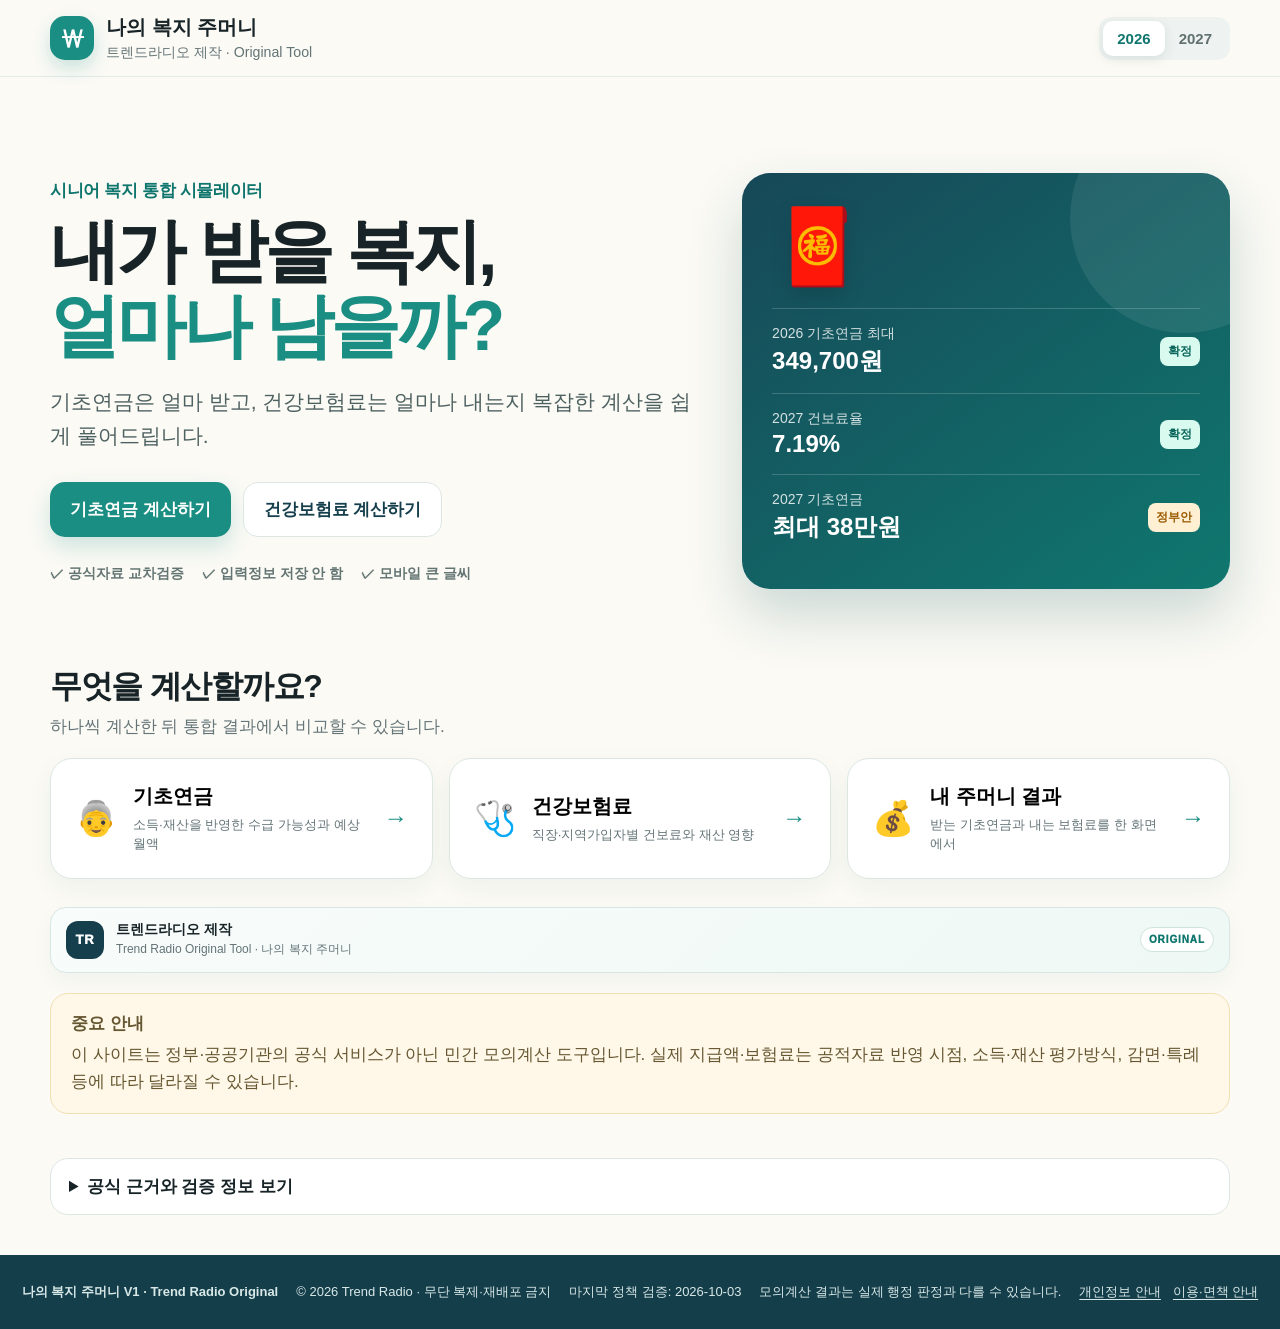
<file: index.html>
<!doctype html>
<html lang="ko">
<head>
  <meta charset="utf-8" />
  <meta name="viewport" content="width=device-width,initial-scale=1" />
  <meta name="description" content="나의 복지 주머니 — 2026·2027 기초연금과 건강보험료를 한 번에 계산하는 시니어 복지 모의계산기" />
  <meta name="author" content="Trend Radio" />
  <meta name="robots" content="index,follow" />
  <meta name="theme-color" content="#1a8e82" />
  <meta property="og:locale" content="ko_KR" />
  <meta property="og:type" content="website" />
  <meta property="og:title" content="나의 복지 주머니" />
  <meta property="og:description" content="2026·2027 기초연금과 건강보험료를 한 번에 계산해보세요." />
  <meta name="twitter:card" content="summary" />
  <meta name="twitter:title" content="나의 복지 주머니" />
  <meta name="twitter:description" content="2026·2027 기초연금과 건강보험료를 한 번에 계산해보세요." />
  <title>나의 복지 주머니 | 기초연금·건강보험료 계산기</title>
  <link rel="icon" href="./favicon.svg" type="image/svg+xml" />
  <link rel="manifest" href="./site.webmanifest" />
  <link rel="stylesheet" href="./styles.css" />
</head>
<body>
  <header class="topbar">
    <div class="brand" data-go="home" role="button" tabindex="0">
      <span class="brand-mark">₩</span>
      <div><strong>나의 복지 주머니</strong><small>트렌드라디오 제작 · Original Tool</small></div>
    </div>
    <div class="year-switch" aria-label="기준 연도">
      <button class="year-btn active" data-year="2026">2026</button>
      <button class="year-btn" data-year="2027">2027</button>
    </div>
  </header>

  <main class="shell">
    <section id="home" class="page active">
      <div class="hero">
        <div class="hero-copy">
          <span class="eyebrow">시니어 복지 통합 시뮬레이터</span>
          <h1>내가 받을 복지,<br><em>얼마나 남을까?</em></h1>
          <p>기초연금은 얼마 받고, 건강보험료는 얼마나 내는지 복잡한 계산을 쉽게 풀어드립니다.</p>
          <div class="hero-actions">
            <button class="primary" data-go="pension">기초연금 계산하기</button>
            <button class="secondary" data-go="health">건강보험료 계산하기</button>
          </div>
          <div class="trust-row">
            <span>✓ 공식자료 교차검증</span><span>✓ 입력정보 저장 안 함</span><span>✓ 모바일 큰 글씨</span>
          </div>
        </div>
        <div class="hero-card">
          <div class="pocket-visual">🧧</div>
          <div class="mini-stat"><span>2026 기초연금 최대</span><strong>349,700원</strong><b class="badge confirmed">확정</b></div>
          <div class="mini-stat"><span>2027 건보료율</span><strong>7.19%</strong><b class="badge confirmed">확정</b></div>
          <div class="mini-stat"><span>2027 기초연금</span><strong>최대 38만원</strong><b class="badge proposal">정부안</b></div>
        </div>
      </div>

      <div class="section-title"><h2>무엇을 계산할까요?</h2><p>하나씩 계산한 뒤 통합 결과에서 비교할 수 있습니다.</p></div>
      <div class="card-grid">
        <button class="service-card" data-go="pension">
          <span class="icon">👵</span><div><h3>기초연금</h3><p>소득·재산을 반영한 수급 가능성과 예상 월액</p></div><span class="arrow">→</span>
        </button>
        <button class="service-card" data-go="health">
          <span class="icon">🩺</span><div><h3>건강보험료</h3><p>직장·지역가입자별 건보료와 재산 영향</p></div><span class="arrow">→</span>
        </button>
        <button class="service-card" data-go="summary">
          <span class="icon">💰</span><div><h3>내 주머니 결과</h3><p>받는 기초연금과 내는 보험료를 한 화면에서</p></div><span class="arrow">→</span>
        </button>
      </div>

      <div class="creator-strip" aria-label="제작자 안내">
        <span class="creator-monogram" aria-hidden="true">TR</span>
        <div><strong>트렌드라디오 제작</strong><small>Trend Radio Original Tool · 나의 복지 주머니</small></div>
        <span class="creator-badge">ORIGINAL</span>
      </div>

      <div class="notice-box"><strong>중요 안내</strong><p>이 사이트는 정부·공공기관의 공식 서비스가 아닌 민간 모의계산 도구입니다. 실제 지급액·보험료는 공적자료 반영 시점, 소득·재산 평가방식, 감면·특례 등에 따라 달라질 수 있습니다.</p></div>
    </section>

    <section id="pension" class="page">
      <div class="page-head"><button class="back" data-go="home">← 홈</button><div><span class="eyebrow">기초연금 계산기</span><h1>나는 기초연금 얼마 받을까?</h1></div></div>
      <div id="pension-status" class="status-banner" aria-live="polite"></div>
      <div class="calc-layout">
        <form id="pension-form" class="form-card">
          <div class="form-section">
            <h3>1. 기본 정보</h3>
            <div class="fields two">
              <label>만 나이<input name="age" type="number" value="70" min="0" inputmode="numeric"><small>2026년 기준 만 65세 이상</small></label>
              <label>가구 형태<select name="household"><option value="single">단독가구</option><option value="couple">부부가구</option></select></label>
              <label>거주 지역<select name="region"><option value="metro">대도시·특례시</option><option value="city">중소도시</option><option value="rural">농어촌</option></select></label>
              <label class="check"><input name="excludedOccupationalPension" type="checkbox"> 직역연금 원칙적 제외대상에 해당</label>
              <label class="check couple-only"><input name="bothReceive" type="checkbox"> 부부 모두 기초연금 수급 가정</label>
            </div>
          </div>

          <div id="preview-2027-band" class="form-section hidden">
            <h3>2027 정부안 소득 구간</h3>
            <p class="helper">2027년 구간 판정용 최종 기준값은 아직 확정 고시 전이라 직접 선택하는 미리보기 방식입니다.</p>
            <div class="segmented band-picker">
              <label><input type="radio" name="band2027" value="lower30" checked><span>하위 30%<b>38만원</b></span></label>
              <label><input type="radio" name="band2027" value="lower30to45"><span>30~45%<b>35.9만원</b></span></label>
              <label><input type="radio" name="band2027" value="lower45to70"><span>45~70%<b>35만원</b></span></label>
            </div>
          </div>

          <div id="pension-2026-fields">
            <div class="form-section">
              <h3>2. 월 소득</h3>
              <div class="fields two">
                <label>본인 상시근로소득 <div class="money"><input name="workSelf" type="number" value="0"><span>원/월</span></div><small>116만원 공제 후 70% 반영</small></label>
                <label class="couple-only">배우자 상시근로소득 <div class="money"><input name="workSpouse" type="number" value="0"><span>원/월</span></div></label>
                <label>본인 국민연금 <div class="money"><input name="publicPensionSelf" type="number" value="0"><span>원/월</span></div></label>
                <label class="couple-only">배우자 국민연금 <div class="money"><input name="publicPensionSpouse" type="number" value="0"><span>원/월</span></div></label>
                <label>사업·임대소득 <div class="money"><input name="businessMonthly" type="number" value="0"><span>원/월</span></div></label>
                <label>사적연금 등 <div class="money"><input name="privatePensionMonthly" type="number" value="0"><span>원/월</span></div></label>
                <label>이자·배당소득 <div class="money"><input name="interestMonthly" type="number" value="0"><span>원/월</span></div><small>이자소득 월 4만원 공제 반영</small></label>
                <label>기타 월소득 <div class="money"><input name="otherMonthly" type="number" value="0"><span>원/월</span></div></label>
              </div>
            </div>

            <div class="form-section">
              <h3>3. 재산</h3>
              <div class="fields two">
                <label>일반재산 평가액 <div class="money"><input name="generalProperty" type="number" value="0"><span>원</span></div><small>주택·토지·임차보증금 등 공적 평가액 기준</small></label>
                <label>금융재산 <div class="money"><input name="financialProperty" type="number" value="0"><span>원</span></div><small>예금·주식·보험 등, 2천만원 공제</small></label>
                <label>인정 부채 <div class="money"><input name="debt" type="number" value="0"><span>원</span></div></label>
                <label>고급자동차·회원권 가액 <div class="money"><input name="luxuryProperty" type="number" value="0"><span>원</span></div><small>해당 시 월 100% 환산되는 항목</small></label>
              </div>
            </div>

            <details class="advanced">
              <summary>국민연금 연계감액 정밀 입력</summary>
              <p>A급여액은 국민연금공단에서 조회할 수 있습니다. 모르면 0원으로 두세요.</p>
              <div class="fields two">
                <label>본인 A급여액 <div class="money"><input name="aBenefitSelf" type="number" value="0"><span>원</span></div></label>
                <label class="couple-only">배우자 A급여액 <div class="money"><input name="aBenefitSpouse" type="number" value="0"><span>원</span></div></label>
              </div>
            </details>
          </div>

          <button type="submit" class="primary wide">기초연금 계산하기</button>
        </form>
        <aside id="pension-result" class="result-card placeholder" aria-live="polite"><div class="result-empty"><span>🧮</span><strong>값을 입력하고 계산해보세요</strong><p>결과와 계산 근거를 한눈에 보여드립니다.</p></div></aside>
      </div>
    </section>

    <section id="health" class="page">
      <div class="page-head"><button class="back" data-go="home">← 홈</button><div><span class="eyebrow">건강보험료 계산기</span><h1>나는 매달 얼마 낼까?</h1></div></div>
      <div id="health-status" class="status-banner" aria-live="polite"></div>
      <div class="calc-layout">
        <form id="health-form" class="form-card">
          <div class="form-section"><h3>1. 가입자 유형</h3><div class="segmented"><label><input type="radio" name="insuranceType" value="regional" checked><span>지역가입자</span></label><label><input type="radio" name="insuranceType" value="employee"><span>직장가입자</span></label></div></div>

          <div id="regional-fields">
            <div class="form-section"><h3>2. 연간 소득</h3><p class="helper">이자·배당·사업·기타는 100%, 근로·연금소득은 50% 평가합니다.</p><div class="fields two">
              <label>이자소득 <div class="money"><input name="rInterestAnnual" type="number" value="0"><span>원/년</span></div></label>
              <label>배당소득 <div class="money"><input name="rDividendAnnual" type="number" value="0"><span>원/년</span></div></label>
              <label>사업·임대소득 <div class="money"><input name="rBusinessAnnual" type="number" value="0"><span>원/년</span></div></label>
              <label>기타소득 <div class="money"><input name="rOtherAnnual" type="number" value="0"><span>원/년</span></div></label>
              <label>근로소득 <div class="money"><input name="rWageAnnual" type="number" value="0"><span>원/년</span></div></label>
              <label>공적연금소득 <div class="money"><input name="rPensionAnnual" type="number" value="0"><span>원/년</span></div></label>
            </div></div>
            <div class="form-section"><h3>3. 재산</h3><p class="helper">아파트 시세가 아니라 <strong>재산세 과세표준</strong>을 입력해야 더 정확합니다.</p><div class="fields two">
              <label>재산세 과세표준 합계 <div class="money"><input name="propertyTaxBase" type="number" value="0"><span>원</span></div></label>
              <label>주택금융부채 공제액 <div class="money"><input name="eligibleHousingLoanDeduction" type="number" value="0"><span>원</span></div><small>공단에서 인정되는 경우만 입력</small></label>
              <label class="check"><input name="homeowner" type="checkbox" checked> 주택 보유 세대</label>
            </div><div id="rent-fields" class="fields two hidden">
              <label>전월세 보증금 <div class="money"><input name="rentDeposit" type="number" value="0"><span>원</span></div></label>
              <label>월세 <div class="money"><input name="monthlyRent" type="number" value="0"><span>원/월</span></div></label>
            </div></div>
          </div>

          <div id="employee-fields" class="hidden">
            <div class="form-section"><h3>2. 월급</h3><div class="fields two"><label>월 보수월액 <div class="money"><input name="salaryMonthly" type="number" value="3000000"><span>원/월</span></div><small>본인 부담은 건강보험료의 50%</small></label></div></div>
            <div class="form-section"><h3>3. 연간 보수 외 소득</h3><p class="helper">연 2,000만원 초과분에 추가 건강보험료가 붙을 수 있습니다.</p><div class="fields two">
              <label>이자소득 <div class="money"><input name="eInterestAnnual" type="number" value="0"><span>원/년</span></div></label>
              <label>배당소득 <div class="money"><input name="eDividendAnnual" type="number" value="0"><span>원/년</span></div></label>
              <label>사업·임대소득 <div class="money"><input name="eBusinessAnnual" type="number" value="0"><span>원/년</span></div></label>
              <label>기타소득 <div class="money"><input name="eOtherAnnual" type="number" value="0"><span>원/년</span></div></label>
              <label>직장 보수 외 근로소득 <div class="money"><input name="eWageOutsideAnnual" type="number" value="0"><span>원/년</span></div></label>
              <label>공적연금소득 <div class="money"><input name="ePensionAnnual" type="number" value="0"><span>원/년</span></div></label>
            </div></div>
          </div>
          <button type="submit" class="primary wide">건강보험료 계산하기</button>
        </form>
        <aside id="health-result" class="result-card placeholder" aria-live="polite"><div class="result-empty"><span>🩺</span><strong>가입자 유형과 금액을 입력하세요</strong><p>보험료를 소득분·재산분으로 나눠 보여드립니다.</p></div></aside>
      </div>
    </section>

    <section id="summary" class="page">
      <div class="page-head"><button class="back" data-go="home">← 홈</button><div><span class="eyebrow">통합 결과</span><h1>내 복지 주머니 한눈에 보기</h1></div></div>
      <div id="summary-content"></div>
    </section>

    <section class="sources">
      <details><summary>공식 근거와 검증 정보 보기</summary><div id="sources-list"></div></details>
    </section>
  </main>

  <footer><strong>나의 복지 주머니 V1 · Trend Radio Original</strong><span>© 2026 Trend Radio · 무단 복제·재배포 금지</span><span>마지막 정책 검증: 2026-10-03</span><span>모의계산 결과는 실제 행정 판정과 다를 수 있습니다.</span><nav class="footer-links" aria-label="서비스 안내"><a href="./privacy.html">개인정보 안내</a><a href="./disclaimer.html">이용·면책 안내</a></nav></footer>
  <script type="module" src="./app.js"></script>
</body>
</html>
</file>
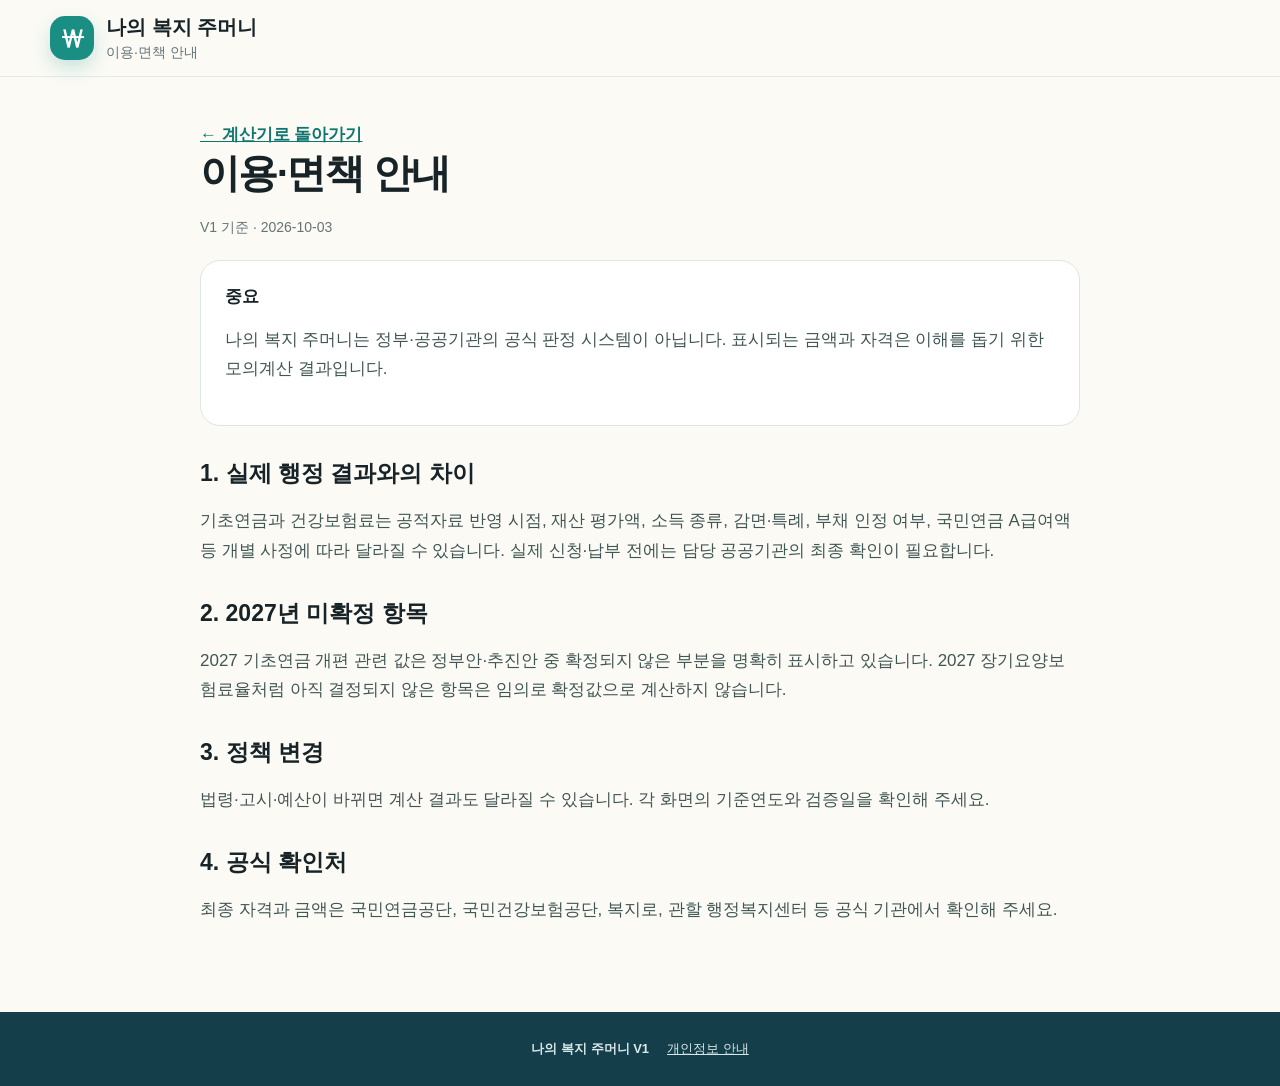
<file: disclaimer.html>
<!doctype html>
<html lang="ko">
<head>
  <meta charset="utf-8"><meta name="viewport" content="width=device-width,initial-scale=1">
  <meta name="robots" content="index,follow"><meta name="theme-color" content="#1a8e82">
  <title>이용·면책 안내 | 나의 복지 주머니</title>
  <link rel="icon" href="./favicon.svg" type="image/svg+xml"><link rel="stylesheet" href="./styles.css">
</head>
<body>
<header class="topbar"><a class="brand" href="./index.html" style="text-decoration:none;color:inherit"><span class="brand-mark">₩</span><div><strong>나의 복지 주머니</strong><small>이용·면책 안내</small></div></a></header>
<main class="shell legal-page">
  <a href="./index.html">← 계산기로 돌아가기</a>
  <h1>이용·면책 안내</h1>
  <p class="muted">V1 기준 · 2026-10-03</p>
  <div class="legal-card"><strong>중요</strong><p>나의 복지 주머니는 정부·공공기관의 공식 판정 시스템이 아닙니다. 표시되는 금액과 자격은 이해를 돕기 위한 모의계산 결과입니다.</p></div>
  <h2>1. 실제 행정 결과와의 차이</h2><p>기초연금과 건강보험료는 공적자료 반영 시점, 재산 평가액, 소득 종류, 감면·특례, 부채 인정 여부, 국민연금 A급여액 등 개별 사정에 따라 달라질 수 있습니다. 실제 신청·납부 전에는 담당 공공기관의 최종 확인이 필요합니다.</p>
  <h2>2. 2027년 미확정 항목</h2><p>2027 기초연금 개편 관련 값은 정부안·추진안 중 확정되지 않은 부분을 명확히 표시하고 있습니다. 2027 장기요양보험료율처럼 아직 결정되지 않은 항목은 임의로 확정값으로 계산하지 않습니다.</p>
  <h2>3. 정책 변경</h2><p>법령·고시·예산이 바뀌면 계산 결과도 달라질 수 있습니다. 각 화면의 기준연도와 검증일을 확인해 주세요.</p>
  <h2>4. 공식 확인처</h2><p>최종 자격과 금액은 국민연금공단, 국민건강보험공단, 복지로, 관할 행정복지센터 등 공식 기관에서 확인해 주세요.</p>
</main>
<footer><strong>나의 복지 주머니 V1</strong><a href="./privacy.html" style="color:#d7e8e7">개인정보 안내</a></footer>
</body></html>
</file>
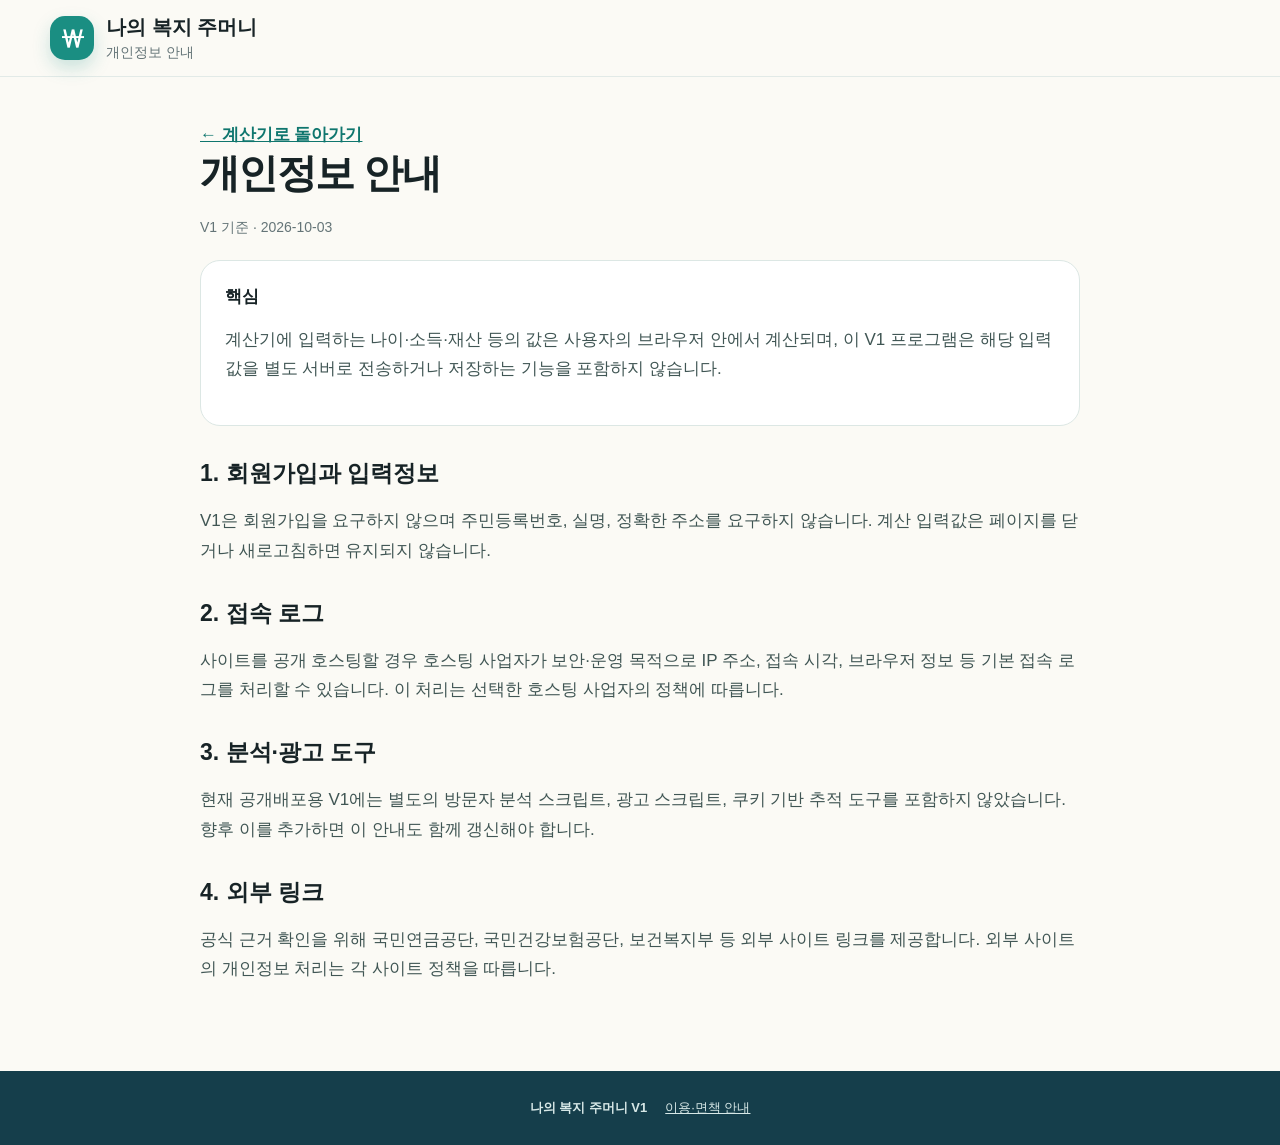
<file: privacy.html>
<!doctype html>
<html lang="ko">
<head>
  <meta charset="utf-8"><meta name="viewport" content="width=device-width,initial-scale=1">
  <meta name="robots" content="index,follow"><meta name="theme-color" content="#1a8e82">
  <title>개인정보 안내 | 나의 복지 주머니</title>
  <link rel="icon" href="./favicon.svg" type="image/svg+xml"><link rel="stylesheet" href="./styles.css">
</head>
<body>
<header class="topbar"><a class="brand" href="./index.html" style="text-decoration:none;color:inherit"><span class="brand-mark">₩</span><div><strong>나의 복지 주머니</strong><small>개인정보 안내</small></div></a></header>
<main class="shell legal-page">
  <a href="./index.html">← 계산기로 돌아가기</a>
  <h1>개인정보 안내</h1>
  <p class="muted">V1 기준 · 2026-10-03</p>
  <div class="legal-card"><strong>핵심</strong><p>계산기에 입력하는 나이·소득·재산 등의 값은 사용자의 브라우저 안에서 계산되며, 이 V1 프로그램은 해당 입력값을 별도 서버로 전송하거나 저장하는 기능을 포함하지 않습니다.</p></div>
  <h2>1. 회원가입과 입력정보</h2><p>V1은 회원가입을 요구하지 않으며 주민등록번호, 실명, 정확한 주소를 요구하지 않습니다. 계산 입력값은 페이지를 닫거나 새로고침하면 유지되지 않습니다.</p>
  <h2>2. 접속 로그</h2><p>사이트를 공개 호스팅할 경우 호스팅 사업자가 보안·운영 목적으로 IP 주소, 접속 시각, 브라우저 정보 등 기본 접속 로그를 처리할 수 있습니다. 이 처리는 선택한 호스팅 사업자의 정책에 따릅니다.</p>
  <h2>3. 분석·광고 도구</h2><p>현재 공개배포용 V1에는 별도의 방문자 분석 스크립트, 광고 스크립트, 쿠키 기반 추적 도구를 포함하지 않았습니다. 향후 이를 추가하면 이 안내도 함께 갱신해야 합니다.</p>
  <h2>4. 외부 링크</h2><p>공식 근거 확인을 위해 국민연금공단, 국민건강보험공단, 보건복지부 등 외부 사이트 링크를 제공합니다. 외부 사이트의 개인정보 처리는 각 사이트 정책을 따릅니다.</p>
</main>
<footer><strong>나의 복지 주머니 V1</strong><a href="./disclaimer.html" style="color:#d7e8e7">이용·면책 안내</a></footer>
</body></html>
</file>
<file: styles.css>
:root{--navy:#163f4d;--teal:#1a8e82;--teal2:#0f766e;--mint:#e7f7f2;--cream:#fbfaf5;--ink:#172326;--muted:#647477;--line:#dce7e4;--red:#d9574e;--orange:#e78b32;--blue:#3370a8;--shadow:0 16px 40px rgba(24,67,75,.10)}
*{box-sizing:border-box}html{scroll-behavior:smooth}body{margin:0;font-family:ui-sans-serif,-apple-system,BlinkMacSystemFont,"Segoe UI","Noto Sans KR","Apple SD Gothic Neo",sans-serif;background:var(--cream);color:var(--ink);font-size:17px}.topbar{position:sticky;top:0;z-index:30;display:flex;align-items:center;justify-content:space-between;padding:14px max(20px,calc((100vw - 1180px)/2));background:rgba(251,250,245,.94);backdrop-filter:blur(15px);border-bottom:1px solid rgba(220,231,228,.8)}.brand{display:flex;align-items:center;gap:12px;cursor:pointer}.brand-mark{display:grid;place-items:center;width:44px;height:44px;border-radius:15px;background:var(--teal);color:white;font-size:24px;font-weight:900;box-shadow:0 8px 18px rgba(26,142,130,.22)}.brand strong{font-size:20px;display:block}.brand small{display:block;color:var(--muted);margin-top:2px}.year-switch{display:flex;padding:4px;border-radius:13px;background:#eef3f1}.year-btn{border:0;background:transparent;padding:9px 14px;border-radius:10px;font-size:15px;font-weight:800;color:#60716f;cursor:pointer}.year-btn.active{background:white;color:var(--teal2);box-shadow:0 3px 12px rgba(20,50,50,.1)}.shell{width:min(1180px,calc(100% - 32px));margin:0 auto}.page{display:none;padding:42px 0 36px}.page.active{display:block}.hero{display:grid;grid-template-columns:1.15fr .85fr;gap:32px;align-items:center;padding:54px 0 30px}.eyebrow{display:inline-flex;align-items:center;gap:7px;font-weight:900;color:var(--teal2);letter-spacing:-.02em}.hero h1,.page-head h1{margin:12px 0 16px;line-height:1.07;letter-spacing:-.055em}.hero h1{font-size:clamp(42px,6vw,70px)}.hero h1 em{font-style:normal;color:var(--teal)}.hero-copy>p{max-width:650px;font-size:21px;line-height:1.65;color:#4e6161}.hero-actions{display:flex;gap:12px;margin:28px 0}.primary,.secondary,.back{border:0;border-radius:15px;padding:15px 20px;font-weight:900;font-size:17px;cursor:pointer}.primary{background:var(--teal);color:white;box-shadow:0 10px 22px rgba(26,142,130,.20)}.primary:hover{background:var(--teal2)}.secondary{background:white;color:var(--navy);border:1px solid var(--line)}.wide{width:100%;padding:18px}.trust-row{display:flex;flex-wrap:wrap;gap:8px 18px;color:#637573;font-size:14px;font-weight:700}.hero-card{background:linear-gradient(145deg,#174858,#0f776e);border-radius:28px;padding:30px;color:white;box-shadow:0 26px 55px rgba(15,85,83,.2);position:relative;overflow:hidden}.hero-card:after{content:"";position:absolute;width:230px;height:230px;border-radius:50%;right:-70px;top:-70px;background:rgba(255,255,255,.08)}.pocket-visual{font-size:74px;margin-bottom:18px;filter:drop-shadow(0 8px 10px rgba(0,0,0,.12))}.mini-stat{position:relative;z-index:2;display:grid;grid-template-columns:1fr auto;gap:2px 10px;padding:16px 0;border-top:1px solid rgba(255,255,255,.18)}.mini-stat span{font-size:14px;opacity:.82}.mini-stat strong{grid-column:1;font-size:24px}.badge{grid-row:1/3;grid-column:2;align-self:center;font-size:12px;padding:6px 8px;border-radius:8px}.badge.confirmed{background:#d9fbef;color:#0c665c}.badge.proposal{background:#fff0d4;color:#9b5a00}.section-title{margin-top:46px}.section-title h2{font-size:32px;margin:0 0 6px;letter-spacing:-.04em}.section-title p{margin:0;color:var(--muted)}.card-grid{display:grid;grid-template-columns:repeat(3,1fr);gap:16px;margin:20px 0 28px}.service-card{display:grid;grid-template-columns:auto 1fr auto;gap:16px;align-items:center;text-align:left;background:white;border:1px solid var(--line);border-radius:22px;padding:24px;cursor:pointer;box-shadow:0 10px 26px rgba(30,70,70,.05)}.service-card:hover{transform:translateY(-2px);box-shadow:var(--shadow)}.service-card .icon{font-size:34px}.service-card h3{margin:0 0 5px;font-size:20px}.service-card p{margin:0;color:var(--muted);line-height:1.45}.arrow{font-size:24px;color:var(--teal)}.notice-box{padding:18px 20px;border-radius:18px;background:#fff7e7;border:1px solid #f2dfb4;color:#655731}.notice-box p{margin:6px 0 0;line-height:1.6}.page-head{display:flex;gap:18px;align-items:flex-start;margin-bottom:24px}.page-head h1{font-size:42px;margin-top:8px}.back{padding:10px 12px;background:white;border:1px solid var(--line);color:var(--navy);font-size:14px}.status-banner{margin-bottom:18px;padding:14px 18px;border-radius:16px;border:1px solid var(--line);background:white;font-weight:750;line-height:1.55}.status-banner .tag{display:inline-block;padding:5px 8px;border-radius:8px;margin-right:8px;font-size:12px}.status-banner .tag.ok{background:#daf6ec;color:#0c6e63}.status-banner .tag.warn{background:#fff0d7;color:#a46100}.calc-layout{display:grid;grid-template-columns:minmax(0,1fr) 430px;gap:20px;align-items:start}.form-card,.result-card{background:white;border:1px solid var(--line);border-radius:24px;box-shadow:0 10px 30px rgba(28,72,74,.06)}.form-card{padding:24px}.form-section{padding:8px 0 22px;border-bottom:1px solid #edf2f0;margin-bottom:20px}.form-section h3{margin:0 0 14px;font-size:20px}.helper{margin:-4px 0 14px;color:var(--muted);font-size:14px;line-height:1.55}.fields{display:grid;gap:14px}.fields.two{grid-template-columns:repeat(2,minmax(0,1fr))}label{display:flex;flex-direction:column;gap:7px;font-weight:800;font-size:15px}label small{color:var(--muted);font-size:12px;line-height:1.4;font-weight:600}input,select{width:100%;border:1px solid #cedbd8;border-radius:12px;padding:13px 13px;background:#fbfdfc;color:var(--ink);font-size:16px;outline:none}input:focus,select:focus{border-color:var(--teal);box-shadow:0 0 0 3px rgba(26,142,130,.1)}.money{position:relative}.money input{padding-right:70px}.money span{position:absolute;right:12px;top:50%;transform:translateY(-50%);font-size:12px;color:var(--muted);font-weight:800}.check{flex-direction:row;align-items:center;gap:8px;background:#f7faf9;padding:13px;border-radius:12px}.check input{width:18px;height:18px}.segmented{display:grid;grid-template-columns:repeat(2,1fr);gap:10px}.segmented label input{display:none}.segmented label span{display:flex;align-items:center;justify-content:center;min-height:50px;border:1px solid #cad8d5;border-radius:13px;background:#fbfdfc;cursor:pointer}.segmented label input:checked+span{border-color:var(--teal);background:var(--mint);color:var(--teal2);box-shadow:inset 0 0 0 1px var(--teal)}.band-picker{grid-template-columns:repeat(3,1fr)}.band-picker span{flex-direction:column;gap:2px;text-align:center}.band-picker b{font-size:13px;color:var(--teal2)}.advanced{background:#f7faf9;border-radius:14px;padding:14px 16px;margin:0 0 20px}.advanced summary{font-weight:900;cursor:pointer}.advanced p{font-size:13px;color:var(--muted)}.result-card{position:sticky;top:88px;padding:24px;min-height:280px}.result-empty{display:grid;place-items:center;text-align:center;min-height:250px;color:var(--muted)}.result-empty span{font-size:48px}.result-empty strong{color:var(--ink);font-size:19px}.result-empty p{margin:4px}.result-top{padding-bottom:18px;border-bottom:1px solid var(--line)}.result-kicker{font-size:13px;color:var(--teal2);font-weight:900}.result-amount{font-size:42px;line-height:1.1;font-weight:950;letter-spacing:-.04em;margin:8px 0}.result-amount small{font-size:16px;color:var(--muted)}.result-pill{display:inline-flex;padding:6px 9px;border-radius:9px;background:var(--mint);color:var(--teal2);font-size:13px;font-weight:900}.result-pill.no{background:#fde8e6;color:#a43a34}.metric-list{display:grid;gap:11px;margin:18px 0}.metric{display:flex;justify-content:space-between;gap:16px;align-items:center}.metric span{color:var(--muted);font-size:14px}.metric strong{text-align:right}.progress{height:11px;background:#edf2f1;border-radius:999px;overflow:hidden}.progress i{display:block;height:100%;background:linear-gradient(90deg,var(--teal),#4cb6a8);border-radius:999px}.explain{background:#f7faf9;border-radius:14px;padding:14px;margin-top:16px;font-size:13px;line-height:1.6;color:#526563}.explain strong{color:var(--ink)}.result-alert{margin-top:12px;padding:12px;border-radius:12px;background:#fff4dc;color:#775213;font-size:13px;line-height:1.55}.summary-grid{display:grid;grid-template-columns:1fr 1fr;gap:18px}.summary-card{background:white;border:1px solid var(--line);border-radius:24px;padding:25px;box-shadow:0 10px 30px rgba(28,72,74,.05)}.summary-card h3{margin:0 0 10px}.summary-big{font-size:38px;font-weight:950}.summary-net{grid-column:1/-1;background:linear-gradient(135deg,#174858,#0f776e);color:white}.summary-net .summary-big{font-size:48px}.summary-actions{display:flex;gap:10px;margin-top:16px}.summary-empty{background:white;border:1px dashed #bfcfcb;border-radius:24px;padding:45px;text-align:center}.sources{padding:8px 0 40px}.sources details{background:white;border:1px solid var(--line);border-radius:18px;padding:16px 18px}.sources summary{cursor:pointer;font-weight:900}.source-item{padding:13px 0;border-top:1px solid #edf2f0}.source-item:first-child{margin-top:12px}.source-item a{color:var(--teal2);font-weight:900;text-decoration:none}.source-item p{margin:5px 0 0;font-size:13px;color:var(--muted)}footer{display:flex;justify-content:center;flex-wrap:wrap;gap:8px 18px;padding:28px 18px;background:#153e4b;color:#d7e8e7;font-size:13px}.hidden{display:none!important}@media(max-width:900px){body{font-size:16px}.hero{grid-template-columns:1fr;padding-top:36px}.hero-card{order:-1}.card-grid{grid-template-columns:1fr}.calc-layout{grid-template-columns:1fr}.result-card{position:relative;top:0}.summary-grid{grid-template-columns:1fr}.summary-net{grid-column:auto}.page-head h1{font-size:34px}}@media(max-width:620px){.topbar{padding:10px 14px}.brand small{display:none}.brand strong{font-size:17px}.brand-mark{width:38px;height:38px}.shell{width:min(100% - 20px,1180px)}.year-btn{padding:8px 10px}.hero{padding-top:24px;gap:18px}.hero h1{font-size:44px}.hero-copy>p{font-size:18px}.hero-actions{flex-direction:column}.hero-actions button{width:100%}.hero-card{padding:22px}.fields.two{grid-template-columns:1fr}.band-picker{grid-template-columns:1fr}.segmented{grid-template-columns:1fr 1fr}.form-card,.result-card{border-radius:18px;padding:17px}.page{padding-top:25px}.page-head{gap:10px}.page-head h1{font-size:30px}.result-amount{font-size:36px}}
.footer-links{display:flex;gap:12px}.footer-links a{color:#d7e8e7;text-decoration:underline;text-underline-offset:3px}.legal-page{max-width:880px;padding:46px 0 70px}.legal-page h1{font-size:40px;letter-spacing:-.04em;margin:0 0 12px}.legal-page h2{font-size:23px;margin:32px 0 10px}.legal-page p,.legal-page li{line-height:1.75;color:#405654}.legal-page .legal-card{background:#fff;border:1px solid var(--line);border-radius:20px;padding:24px;margin-top:20px}.legal-page .muted{color:var(--muted);font-size:14px}.legal-page a{color:var(--teal2);font-weight:800}.skip-link{position:absolute;left:-9999px;top:auto}.skip-link:focus{left:12px;top:12px;z-index:100;background:#fff;padding:10px 12px;border-radius:10px;border:2px solid var(--teal)}

.related-video-card{margin-top:16px;padding:14px 15px;border:1px solid #d9e6e2;border-radius:14px;background:#f8fcfb;display:grid;grid-template-columns:minmax(0,1fr) auto;gap:12px;align-items:center}.related-video-copy{display:flex;flex-direction:column;gap:3px;min-width:0}.related-video-label{font-size:12px;font-weight:900;color:var(--teal2)}.related-video-copy strong{font-size:15px;line-height:1.4;color:var(--ink)}.related-video-copy small{font-size:12px;line-height:1.5;color:var(--muted)}.related-video-link{display:inline-flex;align-items:center;justify-content:center;min-height:44px;padding:10px 13px;border-radius:11px;background:var(--navy);color:#fff;text-decoration:none;font-size:13px;font-weight:900;white-space:nowrap}.related-video-link:hover{background:var(--teal2)}.related-video-link:focus-visible{outline:3px solid rgba(26,142,130,.25);outline-offset:2px}
@media(max-width:620px){.related-video-card{grid-template-columns:1fr;padding:13px;margin-top:14px}.related-video-link{width:100%;min-height:46px}.related-video-copy strong{font-size:15px}.related-video-copy small{font-size:12px}}


/* Trend Radio ownership branding */
.creator-strip{display:grid;grid-template-columns:auto minmax(0,1fr) auto;gap:12px;align-items:center;margin:0 0 20px;padding:13px 15px;border:1px solid #d8e7e3;border-radius:16px;background:linear-gradient(135deg,#f8fcfb,#eef8f5);box-shadow:0 8px 20px rgba(28,72,74,.04)}
.creator-monogram{display:grid;place-items:center;width:38px;height:38px;border-radius:12px;background:var(--navy);color:#fff;font-size:13px;font-weight:950;letter-spacing:.06em}
.creator-strip>div{display:flex;flex-direction:column;gap:2px;min-width:0}.creator-strip strong{font-size:14px;color:var(--ink)}.creator-strip small{font-size:12px;color:var(--muted)}
.creator-badge{padding:6px 8px;border-radius:999px;background:#fff;color:var(--teal2);border:1px solid #cfe3dd;font-size:10px;font-weight:950;letter-spacing:.09em}

.result-card{overflow:hidden;padding-bottom:58px}
.result-card>*{position:relative;z-index:2}
.result-card::before{content:"TREND RADIO";position:absolute;z-index:0;left:50%;top:48%;transform:translate(-50%,-50%) rotate(-18deg);font-size:clamp(38px,5.2vw,64px);font-weight:950;letter-spacing:.08em;white-space:nowrap;color:rgba(15,118,110,.045);pointer-events:none;user-select:none}
.result-card::after{content:"트렌드라디오 제작 · 나의 복지 주머니";position:absolute;z-index:2;left:24px;right:24px;bottom:17px;padding-top:10px;border-top:1px solid #edf2f0;color:#7b8c8a;font-size:11px;font-weight:800;letter-spacing:-.01em;text-align:center;pointer-events:none;user-select:none}

.summary-card{position:relative;overflow:hidden}.summary-card::before{content:"TREND RADIO";position:absolute;right:-16px;bottom:8px;transform:rotate(-10deg);font-size:28px;font-weight:950;letter-spacing:.08em;color:rgba(15,118,110,.035);pointer-events:none;user-select:none}.summary-card>*{position:relative;z-index:1}.summary-net::before{color:rgba(255,255,255,.08)}

@media(max-width:620px){
  .creator-strip{grid-template-columns:auto minmax(0,1fr);padding:12px 13px;margin-bottom:16px}.creator-badge{display:none}.creator-strip small{font-size:11px}.creator-monogram{width:34px;height:34px}
  .result-card{padding-bottom:55px}.result-card::before{font-size:42px;top:50%;color:rgba(15,118,110,.04)}.result-card::after{left:17px;right:17px;bottom:15px;font-size:10.5px}
}


/* Optional supporter card — shown only after a calculation result */
.support-card{margin-top:12px;padding:14px 15px;border:1px solid #eadfca;border-radius:14px;background:linear-gradient(135deg,#fffaf0,#fffdf8);display:grid;grid-template-columns:minmax(0,1fr) auto;gap:12px;align-items:center}.support-card-copy{display:flex;flex-direction:column;gap:3px;min-width:0}.support-card-label{font-size:12px;font-weight:900;color:#8b6526}.support-card-copy strong{font-size:15px;line-height:1.4;color:var(--ink)}.support-card-copy small{font-size:12px;line-height:1.5;color:var(--muted)}.support-card-link{display:inline-flex;align-items:center;justify-content:center;min-height:44px;padding:10px 15px;border-radius:11px;background:#8b6526;color:#fff;text-decoration:none;font-size:13px;font-weight:900;white-space:nowrap}.support-card-link:hover{background:#6f501e}.support-card-link:focus-visible{outline:3px solid rgba(139,101,38,.22);outline-offset:2px}
@media(max-width:620px){.support-card{grid-template-columns:1fr;padding:13px;margin-top:12px}.support-card-link{width:100%;min-height:46px}.support-card-copy strong{font-size:15px}.support-card-copy small{font-size:12px}}
</file>
